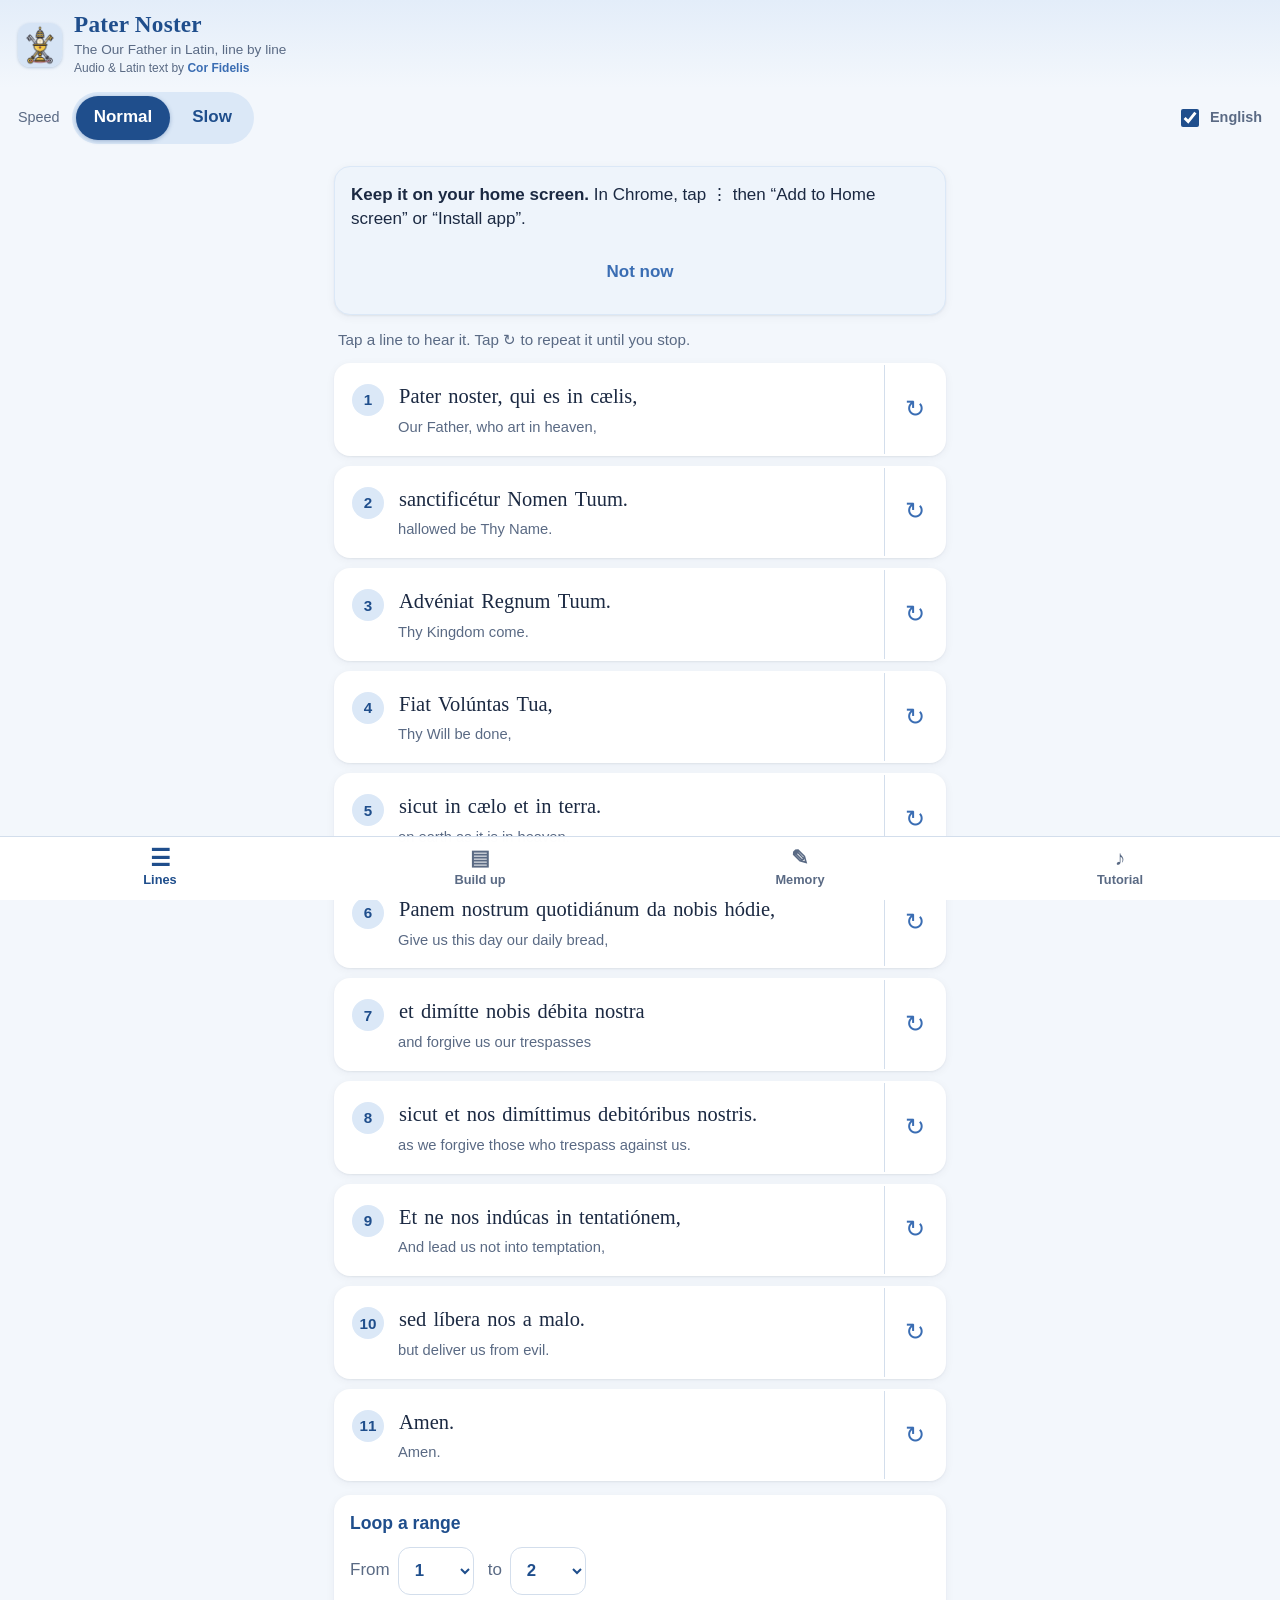
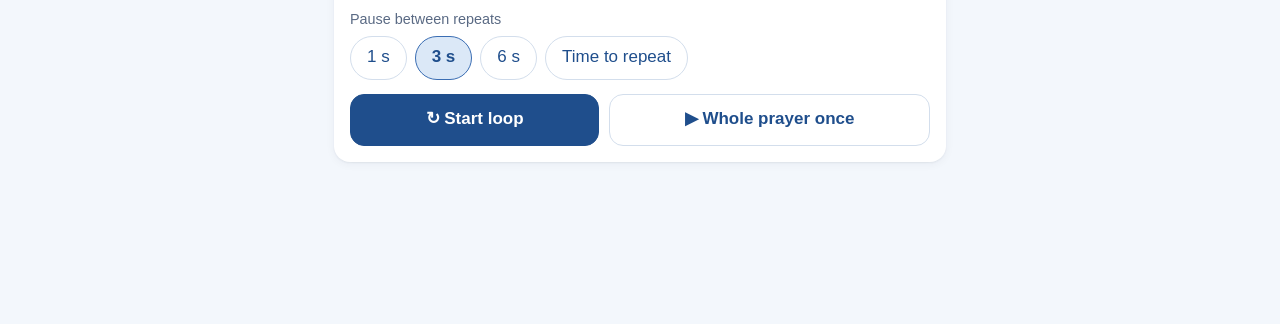
<file: index.html>
<!doctype html>
<html lang="en">
<head>
<meta charset="utf-8">
<meta name="viewport" content="width=device-width, initial-scale=1, viewport-fit=cover">
<title>Pater Noster Practice</title>
<meta name="description" content="Learn the Our Father in Latin, one line at a time. Works offline.">
<meta name="theme-color" content="#1f4e8c">
<meta name="referrer" content="no-referrer">
<meta name="apple-mobile-web-app-capable" content="yes">
<meta name="mobile-web-app-capable" content="yes">
<meta name="apple-mobile-web-app-title" content="Pater Noster">
<meta name="apple-mobile-web-app-status-bar-style" content="default">
<link rel="manifest" href="manifest.webmanifest">
<link rel="icon" href="icons/favicon-32.png" sizes="32x32" type="image/png">
<link rel="icon" href="icons/icon.svg" type="image/svg+xml">
<link rel="apple-touch-icon" href="icons/apple-touch-icon.png">
<link rel="stylesheet" href="app.css">
</head>
<body>
<header class="top">
  <img class="logo" src="icons/icon-192.png" alt="" width="40" height="40">
  <div class="title">
    <h1>Pater Noster</h1>
    <p class="sub">The Our Father in Latin, line by line</p>
    <p class="credit">Audio &amp; Latin text by <a href="https://youtu.be/vrWrFdjPp5g" rel="noopener noreferrer" target="_blank">Cor Fidelis</a></p>
  </div>
  <span id="offlinePill" class="pill" hidden></span>
</header>

<div class="speedbar" role="group" aria-label="Speed and translation">
  <span class="speed-label">Speed</span>
  <div class="seg" id="speedSeg">
    <button type="button" data-speed="normal">Normal</button>
    <button type="button" data-speed="slow">Slow</button>
  </div>
  <label class="eng-toggle" title="Show English under each Latin line">
    <input type="checkbox" id="showEnglish" checked>
    <span>English</span>
  </label>
</div>

<main>
  <!-- 1. Sentences + loop -->
  <section id="tab-pray" class="tab" aria-labelledby="t-pray">
    <div id="installCard" class="card install" hidden>
      <p><strong>Keep it on your home screen.</strong> <span id="installText"></span></p>
      <div class="row">
        <button type="button" id="installBtn" class="btn primary" hidden>Install app</button>
        <button type="button" id="installDismiss" class="btn ghost">Not now</button>
      </div>
    </div>
    <p class="intro">Tap a line to hear it. Tap <span aria-hidden="true">↻</span> to repeat it until you stop.</p>
    <ol class="lines" id="prayList"></ol>

    <div class="card">
      <h2>Loop a range</h2>
      <div class="range">
        <label>From <select id="loopFrom"></select></label>
        <label>to <select id="loopTo"></select></label>
      </div>
      <p class="label">Pause between repeats</p>
      <div class="chips" id="loopGapChips" data-target="loopGap">
        <button type="button" data-v="1000">1 s</button>
        <button type="button" data-v="3000">3 s</button>
        <button type="button" data-v="6000">6 s</button>
        <button type="button" data-v="same">Time to repeat</button>
      </div>
      <div class="row">
        <button type="button" id="loopStart" class="btn primary">↻ Start loop</button>
        <button type="button" id="playAll" class="btn">▶ Whole prayer once</button>
      </div>
    </div>
  </section>

  <!-- 2. Build-up -->
  <section id="tab-build" class="tab" aria-labelledby="t-build" hidden>
    <p class="intro">Learn it in layers: line 1, then 1–2, then 1–3, until you can pray all eleven.</p>
    <div class="card">
      <div class="steps" id="steps" role="group" aria-label="Build-up steps"></div>
      <h2 id="stepTitle"></h2>
      <ol class="build-text" id="buildText"></ol>
      <div class="row controls">
        <button type="button" id="buildBack" class="btn" aria-label="Previous step">◀ Back</button>
        <button type="button" id="buildPlay" class="btn primary">▶ Play step</button>
        <button type="button" id="buildNext" class="btn">Next step ▶</button>
      </div>
      <label class="switch">
        <input type="checkbox" id="buildAuto">
        <span class="track" aria-hidden="true"></span>
        <span>Auto-advance through the steps</span>
      </label>
      <p class="label">Pause for you to repeat</p>
      <div class="chips" id="buildGapChips" data-target="buildGap">
        <button type="button" data-v="3000">3 s</button>
        <button type="button" data-v="6000">6 s</button>
        <button type="button" data-v="10000">10 s</button>
        <button type="button" data-v="same">Time to repeat</button>
      </div>
      <p class="hint">“Time to repeat” pauses about as long as the step itself took.</p>
    </div>
    <div class="card progress">
      <p id="buildProgress"></p>
      <button type="button" id="buildReset" class="btn ghost small">Start over</button>
    </div>
  </section>

  <!-- 3. Memory -->
  <section id="tab-memory" class="tab" aria-labelledby="t-memory" hidden>
    <div class="seg wide" id="memSeg" role="group" aria-label="What to show">
      <button type="button" data-mode="full">Full text</button>
      <button type="button" data-mode="letters">First letters</button>
      <button type="button" data-mode="hidden">Hidden</button>
    </div>
    <p class="intro">Say each line from memory, then tap a word to peek, or Reveal to check the whole line.</p>
    <ol class="mem-list" id="memList"></ol>
    <div class="card progress">
      <p id="knownCount"></p>
      <button type="button" id="memHideAll" class="btn ghost small">Hide all again</button>
    </div>
  </section>

  <!-- 4. Tutorial -->
  <section id="tab-tutorial" class="tab" aria-labelledby="t-tutorial" hidden>
    <div class="card">
      <h2>Full tutorial</h2>
      <p class="muted">Cor Fidelis · 3 min 45 s</p>
      <audio id="tutAudio" class="native" controls preload="none" src="audio/tutorial.mp3"></audio>
      <p class="label">Jump to</p>
      <div class="chips" id="chapters">
        <button type="button" data-t="0">Start · 0:00</button>
        <button type="button" data-t="25">Whole prayer · 0:25</button>
        <button type="button" data-t="61">Repeat after me · 1:01</button>
        <button type="button" data-t="170">Ending · 2:50</button>
      </div>
      <ol class="tut-text" id="tutText" aria-label="Prayer text for the whole-prayer section"></ol>
      <p class="hint">Word highlight follows the audio during “Whole prayer” (about 0:25–1:01).</p>
    </div>
    <div class="card">
      <h2>Slow loop, lines 1–3</h2>
      <p class="muted">Slow lines 1–3 (“Pater noster … Advéniat Regnum Tuum”), ten times through · 3 min 24 s</p>
      <audio id="slowLoopAudio" class="native" controls preload="none" src="audio/slow-loop-1-2.mp3"></audio>
    </div>
    <div class="card about">
      <h2>About</h2>
      <p>Audio and Latin text from <a href="https://youtu.be/vrWrFdjPp5g" rel="noopener noreferrer" target="_blank">“How to Pray the Our Father in Latin: Pater Noster Tutorial”</a> by Cor Fidelis. The Latin is written exactly as it appears on screen in the video.</p>
      <p id="offlineStatus" class="muted"></p>
      <p class="muted">No accounts, no cookies, no ads. Your progress stays on this phone. The app only counts anonymous visits (a plain number, nothing about you).</p>
    </div>
  </section>
</main>

<div id="player" class="player" hidden aria-live="polite">
  <div class="player-info">
    <span id="playerLabel" class="player-label"></span>
    <span id="playerState" class="player-state"></span>
  </div>
  <button type="button" id="playerPause" class="btn round" aria-label="Pause">❚❚</button>
  <button type="button" id="playerStop" class="btn round" aria-label="Stop">■</button>
</div>

<nav class="tabs" role="tablist">
  <button type="button" role="tab" id="t-pray" data-tab="pray"><span class="ico" aria-hidden="true">☰</span>Lines</button>
  <button type="button" role="tab" id="t-build" data-tab="build"><span class="ico" aria-hidden="true">▤</span>Build up</button>
  <button type="button" role="tab" id="t-memory" data-tab="memory"><span class="ico" aria-hidden="true">✎</span>Memory</button>
  <button type="button" role="tab" id="t-tutorial" data-tab="tutorial"><span class="ico" aria-hidden="true">♪</span>Tutorial</button>
</nav>

<script src="assets.js"></script>
<script src="sentences.js"></script>
<script src="app.js"></script>
<script src="counter.js"></script>
</body>
</html>
</file>
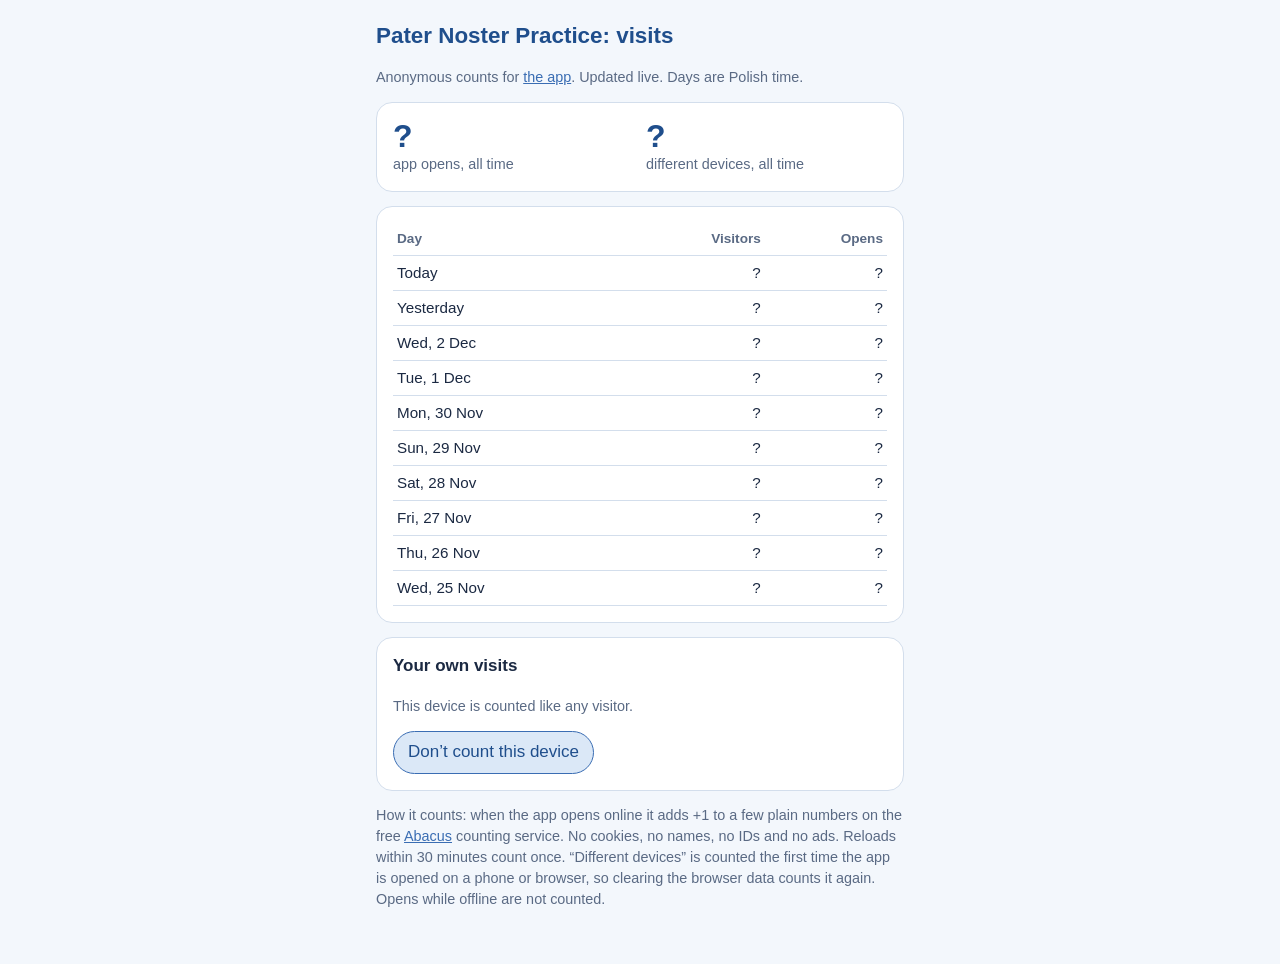
<file: stats.html>
<!doctype html>
<html lang="en">
<head>
<meta charset="utf-8">
<meta name="viewport" content="width=device-width, initial-scale=1, viewport-fit=cover">
<title>Pater Noster Practice · Visits</title>
<meta name="robots" content="noindex">
<meta name="referrer" content="no-referrer">
<meta name="theme-color" content="#1f4e8c">
<link rel="icon" href="icons/favicon-32.png" sizes="32x32" type="image/png">
<style>
  :root { --bg:#f3f7fc; --card:#fff; --ink:#1b2942; --muted:#5a6a84; --blue:#1f4e8c; --blue-2:#3a6db3; --sky:#dbe8f7; --gold:#d9a520; --line:#d3deec; }
  * { box-sizing: border-box; }
  body { margin:0; background:var(--bg); color:var(--ink); font:17px/1.45 -apple-system,BlinkMacSystemFont,"Segoe UI",Roboto,Arial,sans-serif; }
  main { max-width:560px; margin:0 auto; padding:20px 16px 40px; }
  h1 { font-size:1.4rem; margin:0 0 2px; color:var(--blue); }
  .muted { color:var(--muted); font-size:.9rem; }
  .card { background:var(--card); border:1px solid var(--line); border-radius:16px; padding:16px; margin:14px 0; }
  .totals { display:grid; grid-template-columns:1fr 1fr; gap:12px; }
  .big { font-size:2rem; font-weight:700; color:var(--blue); line-height:1.1; }
  table { width:100%; border-collapse:collapse; font-size:.95rem; }
  th, td { padding:6px 4px; text-align:right; border-bottom:1px solid var(--line); }
  th:first-child, td:first-child { text-align:left; }
  th { color:var(--muted); font-weight:600; font-size:.85rem; }
  .bar { display:inline-block; height:8px; background:var(--gold); border-radius:4px; vertical-align:middle; margin-right:6px; }
  button { font:inherit; border:1px solid var(--blue-2); background:var(--sky); color:var(--blue); border-radius:999px; padding:8px 14px; }
  a { color:var(--blue-2); }
</style>
</head>
<body>
<main>
  <h1>Pater Noster Practice: visits</h1>
  <p class="muted">Anonymous counts for <a href="./">the app</a>. Updated live. Days are Polish time.</p>

  <div class="card totals">
    <div><div class="big" id="opens">…</div><div class="muted">app opens, all time</div></div>
    <div><div class="big" id="devices">…</div><div class="muted">different devices, all time</div></div>
  </div>

  <div class="card">
    <table>
      <thead><tr><th>Day</th><th>Visitors</th><th>Opens</th></tr></thead>
      <tbody id="days"><tr><td colspan="3" class="muted">Loading…</td></tr></tbody>
    </table>
  </div>

  <div class="card">
    <p style="margin-top:0"><strong>Your own visits</strong></p>
    <p class="muted" id="optState"></p>
    <button type="button" id="optBtn"></button>
  </div>

  <p class="muted">How it counts: when the app opens online it adds +1 to a few plain numbers on the free
    <a href="https://abacus.jasoncameron.dev/" rel="noopener noreferrer">Abacus</a> counting service.
    No cookies, no names, no IDs and no ads. Reloads within 30 minutes count once. “Different devices” is counted
    the first time the app is opened on a phone or browser, so clearing the browser data counts it again.
    Opens while offline are not counted.</p>
</main>
<script>
(function () {
  'use strict';
  var BASE = 'https://abacus.jasoncameron.dev/get/jbl-pater-noster/';
  var DAYS = 10;
  function val(key) {
    return fetch(BASE + key, { credentials: 'omit', cache: 'no-store', referrerPolicy: 'no-referrer' })
      .then(function (r) { return r.ok ? r.json() : { value: 0 }; })
      .then(function (j) { return typeof j.value === 'number' && j.value > 0 ? j.value : 0; })
      .catch(function () { return null; });
  }
  function fmt(d, opts) { return new Intl.DateTimeFormat('en-GB', Object.assign({ timeZone: 'Europe/Warsaw' }, opts)).format(d); }
  function dayKey(d) { return new Intl.DateTimeFormat('en-CA', { timeZone: 'Europe/Warsaw', year: 'numeric', month: '2-digit', day: '2-digit' }).format(d).replace(/-/g, ''); }
  function show(id, v) { document.getElementById(id).textContent = v === null ? '?' : v.toLocaleString('en-GB'); }

  val('opens').then(function (v) { show('opens', v); });
  val('devices').then(function (v) { show('devices', v); });

  var days = [];
  for (var i = 0; i < DAYS; i++) days.push(new Date(Date.now() - i * 86400000));
  Promise.all(days.map(function (d) {
    var k = dayKey(d);
    return Promise.all([val('v-' + k), val('d-' + k)]).then(function (r) { return { d: d, v: r[0], o: r[1] }; });
  })).then(function (rows) {
    var max = Math.max.apply(null, rows.map(function (r) { return r.o || 0; }).concat([1]));
    var tb = document.getElementById('days');
    tb.innerHTML = '';
    rows.forEach(function (r, i) {
      var tr = document.createElement('tr');
      var label = i === 0 ? 'Today' : i === 1 ? 'Yesterday' : fmt(r.d, { weekday: 'short', day: 'numeric', month: 'short' });
      var w = Math.round(((r.o || 0) / max) * 60);
      tr.innerHTML = '<td>' + label + '</td><td>' + (r.v === null ? '?' : r.v) + '</td><td><span class="bar" style="width:' + w + 'px"></span>' + (r.o === null ? '?' : r.o) + '</td>';
      tb.appendChild(tr);
    });
  });

  var btn = document.getElementById('optBtn'), st = document.getElementById('optState');
  function out() { try { return localStorage.getItem('pn.count.optout') === '1'; } catch (e) { return false; } }
  function render() {
    st.textContent = out() ? 'This device is not counted.' : 'This device is counted like any visitor.';
    btn.textContent = out() ? 'Count this device again' : 'Don’t count this device';
  }
  btn.addEventListener('click', function () {
    try { out() ? localStorage.removeItem('pn.count.optout') : localStorage.setItem('pn.count.optout', '1'); } catch (e) { /* private mode */ }
    render();
  });
  render();
})();
</script>
</body>
</html>
</file>
<file: app.css>
:root {
  --bg: #f3f7fc;
  --card: #ffffff;
  --ink: #1b2942;
  --muted: #5a6a84;
  --blue: #1f4e8c;
  --blue-2: #3a6db3;
  --sky: #dbe8f7;
  --sky-2: #eef4fb;
  --gold: #d9a520;
  --gold-soft: #fbf1d3;
  --line: #d3deec;
  --radius: 16px;
  --latin: "Iowan Old Style", "Palatino Linotype", Palatino, "Book Antiqua", Georgia, "Times New Roman", serif;
  --ui: -apple-system, BlinkMacSystemFont, "Segoe UI", Roboto, "Helvetica Neue", Arial, sans-serif;
  --tabs-h: 64px;
}
* { box-sizing: border-box; }
html { -webkit-text-size-adjust: 100%; }
body {
  margin: 0; background: var(--bg); color: var(--ink); font: 17px/1.45 var(--ui);
  padding-bottom: calc(var(--tabs-h) + 84px + env(safe-area-inset-bottom));
  -webkit-tap-highlight-color: transparent;
}
button, select { font: inherit; color: inherit; }
button { cursor: pointer; touch-action: manipulation; }
[hidden] { display: none !important; }
a { color: var(--blue); }

.top {
  display: flex; align-items: center; gap: 12px;
  padding: calc(12px + env(safe-area-inset-top)) 18px 10px;
  background: linear-gradient(180deg, #e3edf9 0%, var(--bg) 100%);
}
.logo { width: 44px; height: 44px; border-radius: 12px; box-shadow: 0 1px 3px rgba(31,78,140,.25); }
.title { flex: 1; min-width: 0; }
h1 { margin: 0; font: 600 1.45rem/1.1 var(--latin); color: var(--blue); letter-spacing: .01em; }
.sub { margin: 2px 0 0; font-size: .85rem; color: var(--muted); }
.credit { margin: 1px 0 0; font-size: .75rem; color: var(--muted); }
.credit a { color: var(--blue-2); font-weight: 600; text-decoration: none; }
.pill { font-size: .75rem; padding: 4px 10px; border-radius: 999px; background: var(--sky); color: var(--blue); white-space: nowrap; }
.pill.ok { background: #e3f3e8; color: #24663d; }

.speedbar { display: flex; align-items: center; gap: 12px; padding: 4px 18px 8px; position: sticky; top: 0; z-index: 5; background: var(--bg); }
.speed-label { font-size: .9rem; color: var(--muted); }

.seg { display: inline-flex; background: var(--sky); border-radius: 999px; padding: 4px; gap: 4px; }
.seg.wide { display: flex; margin: 4px 0 6px; }
.seg.wide button { flex: 1; padding: 0 8px; white-space: nowrap; font-size: .95rem; }
.seg button {
  border: 0; background: transparent; min-height: 44px; padding: 0 18px; border-radius: 999px;
  color: var(--blue); font-weight: 600;
}
.seg button[aria-pressed="true"] { background: var(--blue); color: #fff; box-shadow: 0 1px 4px rgba(31,78,140,.35); }

main { padding: 0 14px; max-width: 640px; margin: 0 auto; }
.intro { color: var(--muted); margin: 6px 4px 12px; font-size: .95rem; }
.card { background: var(--card); border-radius: var(--radius); padding: 16px; margin: 14px 0; box-shadow: 0 1px 2px rgba(27,41,66,.06), 0 2px 10px rgba(27,41,66,.05); }
h2 { margin: 0 0 10px; font-size: 1.1rem; color: var(--blue); }
.label { margin: 14px 0 6px; font-size: .9rem; color: var(--muted); }
.muted { color: var(--muted); font-size: .92rem; }
.hint { color: var(--muted); font-size: .85rem; margin: 8px 0 0; }
.row { display: flex; gap: 10px; flex-wrap: wrap; margin-top: 14px; }
.row .btn { flex: 1 1 auto; }

.btn {
  min-height: 52px; padding: 0 18px; border-radius: 14px; border: 1.5px solid var(--line);
  background: #fff; color: var(--blue); font-weight: 600;
}
.btn.primary { background: var(--blue); border-color: var(--blue); color: #fff; }
.btn.ghost { background: transparent; border-color: transparent; color: var(--blue-2); }
.btn.small { min-height: 44px; font-size: .95rem; }
.btn:disabled { opacity: .4; }
.btn:active:not(:disabled) { transform: scale(.98); }

.chips { display: flex; flex-wrap: wrap; gap: 8px; }
.chips button {
  min-height: 44px; padding: 0 16px; border-radius: 999px; border: 1.5px solid var(--line);
  background: #fff; color: var(--blue); font-weight: 500;
}
.chips button[aria-pressed="true"] { background: var(--sky); border-color: var(--blue-2); font-weight: 600; }

.latin { font-family: var(--latin); font-size: 1.32rem; line-height: 1.5; color: var(--ink); }

/* Sentence list */
.lines, .build-text, .mem-list { list-style: none; margin: 0; padding: 0; }
.line {
  display: flex; align-items: stretch; background: var(--card); border-radius: var(--radius); margin: 10px 0;
  border: 2px solid transparent; box-shadow: 0 1px 2px rgba(27,41,66,.06), 0 2px 10px rgba(27,41,66,.05);
  transition: background .2s, border-color .2s;
}
.line-play { flex: 1; display: flex; gap: 14px; align-items: flex-start; text-align: left; border: 0; background: none; padding: 16px 8px 16px 16px; min-height: 64px; }
.line-loop { width: 60px; border: 0; border-left: 1px solid var(--line); background: none; color: var(--blue-2); font-size: 1.5rem; border-radius: 0 var(--radius) var(--radius) 0; }
.num {
  flex: none; width: 32px; height: 32px; border-radius: 50%; display: grid; place-items: center; margin-top: 3px;
  background: var(--sky); color: var(--blue); font: 700 .95rem var(--ui);
}
.playing.line, .playing.mem, .build-text li.playing { background: var(--gold-soft); border-color: var(--gold); }
.playing .num { background: var(--gold); color: #fff; }

.range { display: flex; gap: 14px; flex-wrap: wrap; }
.range label { display: flex; align-items: center; gap: 8px; color: var(--muted); }
.range select { min-height: 48px; min-width: 76px; padding: 0 12px; border-radius: 12px; border: 1.5px solid var(--line); background: #fff; color: var(--blue); font-weight: 600; font-size: 1.05rem; }

/* Build-up */
.steps { display: flex; gap: 6px; margin-bottom: 14px; }
.steps button {
  flex: 1; min-height: 46px; border-radius: 12px; border: 1.5px solid var(--line); background: #fff; color: var(--muted); font-weight: 700;
}
.steps button.reached { background: var(--sky); color: var(--blue); border-color: var(--sky); }
.steps button.current { border-color: var(--blue); color: var(--blue); box-shadow: inset 0 0 0 1.5px var(--blue); }
.build-text li { display: flex; gap: 12px; padding: 8px 10px; border-radius: 12px; border: 2px solid transparent; transition: background .2s, border-color .2s; }
.controls .btn { flex: 1 1 28%; padding: 0 10px; }
.done-msg { margin: 12px 0 0; padding: 12px 14px; border-radius: 12px; background: var(--gold-soft); color: #6b4f00; }

.switch { display: flex; align-items: center; gap: 12px; margin-top: 16px; min-height: 48px; cursor: pointer; }
.switch input { position: absolute; opacity: 0; width: 1px; height: 1px; }
.switch .track { flex: none; width: 52px; height: 32px; border-radius: 999px; background: var(--line); position: relative; transition: background .2s; }
.switch .track::after { content: ""; position: absolute; top: 3px; left: 3px; width: 26px; height: 26px; border-radius: 50%; background: #fff; box-shadow: 0 1px 3px rgba(0,0,0,.25); transition: transform .2s; }
.switch input:checked + .track { background: var(--blue); }
.switch input:checked + .track::after { transform: translateX(20px); }
.switch input:focus-visible + .track { outline: 3px solid var(--blue-2); outline-offset: 2px; }

.progress { display: flex; align-items: center; justify-content: space-between; gap: 10px; }
.progress p { margin: 0; color: var(--muted); }

/* Memory */
.mem { background: var(--card); border-radius: var(--radius); margin: 10px 0; padding: 14px 16px; border: 2px solid transparent; box-shadow: 0 1px 2px rgba(27,41,66,.06), 0 2px 10px rgba(27,41,66,.05); }
.mem.known { border-color: #b9dcc4; }
.mem-head { display: flex; align-items: flex-start; gap: 12px; }
.mem-text { flex: 1; }
.w { display: inline; cursor: pointer; border-radius: 4px; }
.w .rest { color: transparent; border-bottom: 2px solid #9fb6d6; transition: color .15s; }
.mode-hidden .w .rest { background: var(--sky); border-bottom: 0; border-radius: 4px; }
.w.shown .rest, .mem.revealed .w .rest { color: inherit; background: none; border-bottom-color: transparent; }
.mem-actions { display: flex; gap: 8px; flex-wrap: wrap; margin-top: 12px; }
.mem-actions .btn { min-height: 44px; flex: 1 1 auto; font-size: .95rem; padding: 0 12px; }
.mem-actions .btn.on { background: #e3f3e8; border-color: #b9dcc4; color: #24663d; }

/* Native audio */
audio.native { width: 100%; margin: 6px 0 2px; }

/* Player bar */
.player {
  position: fixed; left: 10px; right: 10px; z-index: 20;
  bottom: calc(var(--tabs-h) + 10px + env(safe-area-inset-bottom));
  display: flex; align-items: center; gap: 10px; max-width: 620px; margin: 0 auto;
  background: var(--blue); color: #fff; padding: 10px 10px 10px 16px; border-radius: 18px;
  box-shadow: 0 6px 20px rgba(31,78,140,.35);
}
.player-info { flex: 1; min-width: 0; display: flex; flex-direction: column; }
.player-label { font-weight: 600; white-space: nowrap; overflow: hidden; text-overflow: ellipsis; }
.player-state { font-size: .88rem; opacity: .85; }
.btn.round { min-height: 52px; width: 52px; padding: 0; border-radius: 50%; background: rgba(255,255,255,.14); border-color: rgba(255,255,255,.3); color: #fff; font-size: 1.05rem; }

/* Tabs */
.tabs {
  position: fixed; left: 0; right: 0; bottom: 0; z-index: 21; display: flex;
  height: calc(var(--tabs-h) + env(safe-area-inset-bottom)); padding-bottom: env(safe-area-inset-bottom);
  background: rgba(255,255,255,.96); border-top: 1px solid var(--line);
  -webkit-backdrop-filter: blur(10px); backdrop-filter: blur(10px);
}
.tabs button { flex: 1; border: 0; background: none; color: var(--muted); font-size: .8rem; font-weight: 600; display: flex; flex-direction: column; align-items: center; justify-content: center; gap: 2px; }
.tabs .ico { font-size: 1.3rem; line-height: 1; }
.tabs button[aria-selected="true"] { color: var(--blue); }
.tabs button[aria-selected="true"] .ico { transform: scale(1.1); }

.install { background: var(--sky-2); border: 1.5px solid var(--sky); }
.install p { margin: 0; }

@media (prefers-reduced-motion: reduce) { * { transition: none !important; } }

/* English under Latin */
.line-text, .build-text .line-text, .mem-text {
  display: flex; flex-direction: column; gap: 4px; flex: 1; min-width: 0; text-align: left;
}
.en {
  font-family: var(--ui); font-size: .92rem; line-height: 1.35; color: var(--muted);
  font-weight: 400;
}
body.hide-en .en { display: none; }
.eng-toggle {
  margin-left: auto; display: inline-flex; align-items: center; gap: 8px;
  min-height: 44px; color: var(--muted); font-size: .9rem; font-weight: 600; cursor: pointer;
  user-select: none;
}
.eng-toggle input {
  width: 18px; height: 18px; accent-color: var(--blue);
}

/* Karaoke word highlight */
.kw {
  display: inline; border-radius: 4px; padding: 0 1px;
  transition: background .12s, color .12s, box-shadow .12s;
}
.kw.spoken {
  color: var(--ink); background: rgba(217, 165, 32, .12);
}
.kw.active {
  color: #5a4200; background: var(--gold);
  box-shadow: 0 0 0 2px rgba(217, 165, 32, .35);
  font-weight: 600;
}
.playing .kw.spoken { background: rgba(217, 165, 32, .18); }
.playing .kw.active { background: var(--gold); }

/* Tutorial follow-along text */
.tut-text { list-style: none; margin: 14px 0 0; padding: 0; }
.tut-text li {
  display: flex; gap: 12px; padding: 10px 12px; border-radius: 12px;
  border: 2px solid transparent; margin: 6px 0;
  transition: background .2s, border-color .2s;
}
.tut-text li.playing { background: var(--gold-soft); border-color: var(--gold); }

.line-play .line-text { flex: 1; }
.line .latin { font-size: 1.28rem; }
.line .en { margin-top: 2px; }
.build-text .en { margin-top: 2px; }
</file>
